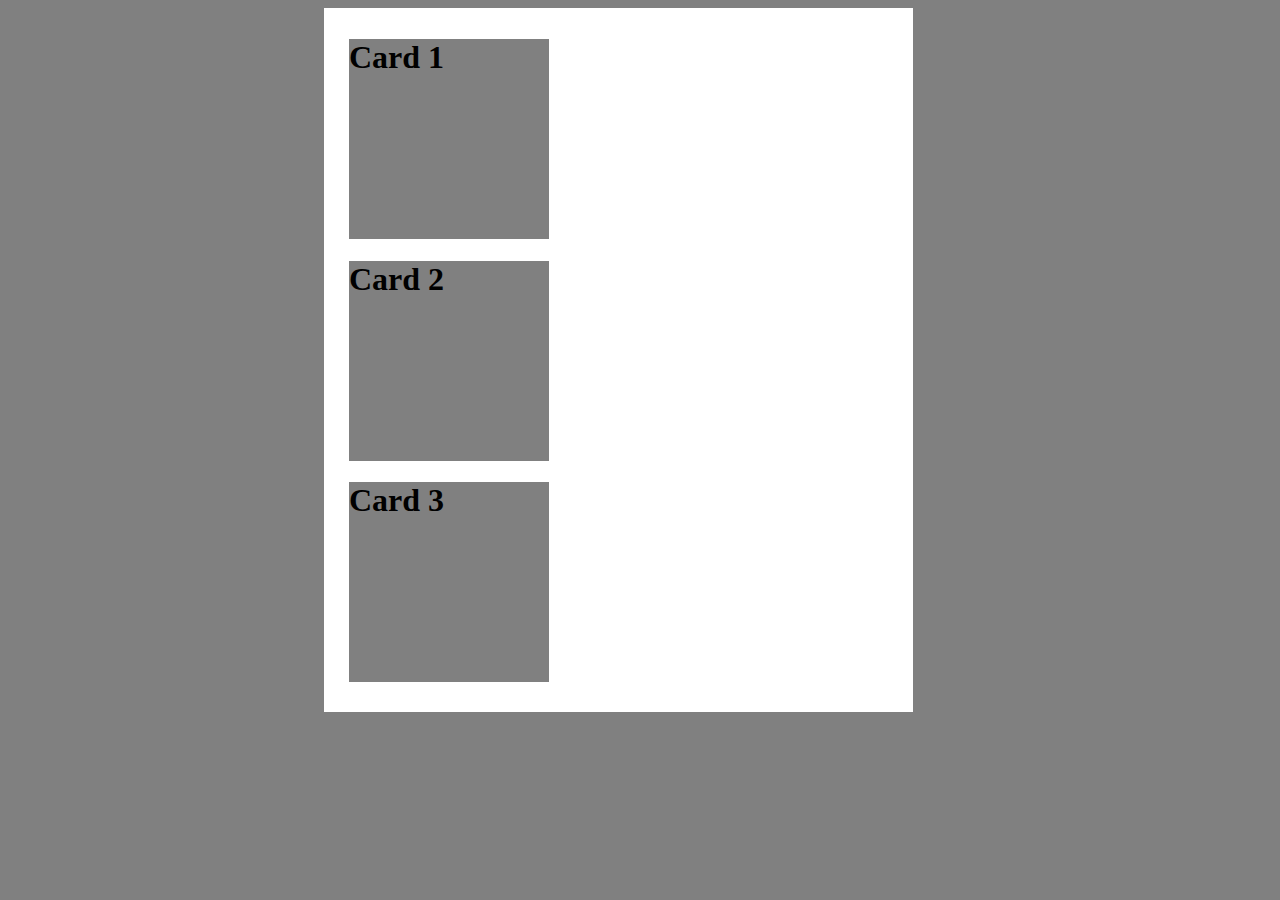
<file: Tasks/Task5/index.html>
<!DOCTYPE html>
<html lang="en">

<head>
    <meta charset="UTF-8">
    <meta name="viewport" content="width=device-width, initial-scale=1.0">
    <title>Document</title>
    <style>
        * {
            background-color: grey;
        }

        .cards {
            width: 45%;
            background-color: white;
            padding: 10px 10px;
            margin-left: 25%;
        }

        .card {
            width: 200px;
            height: 200px;
            margin-left: 15px;
            margin-bottom: 20px;
        }

        .card h1 {
            color: black;
        }
    </style>
</head>

<body>
    <div class="cards">
        <div class="card">
            <h1>Card 1</h1>
        </div>
        <div class="card">
            <h1>Card 2</h1>
        </div>
        <div class="card">
            <h1>Card 3</h1>
        </div>
    </div>
</body>

</html>
</file>
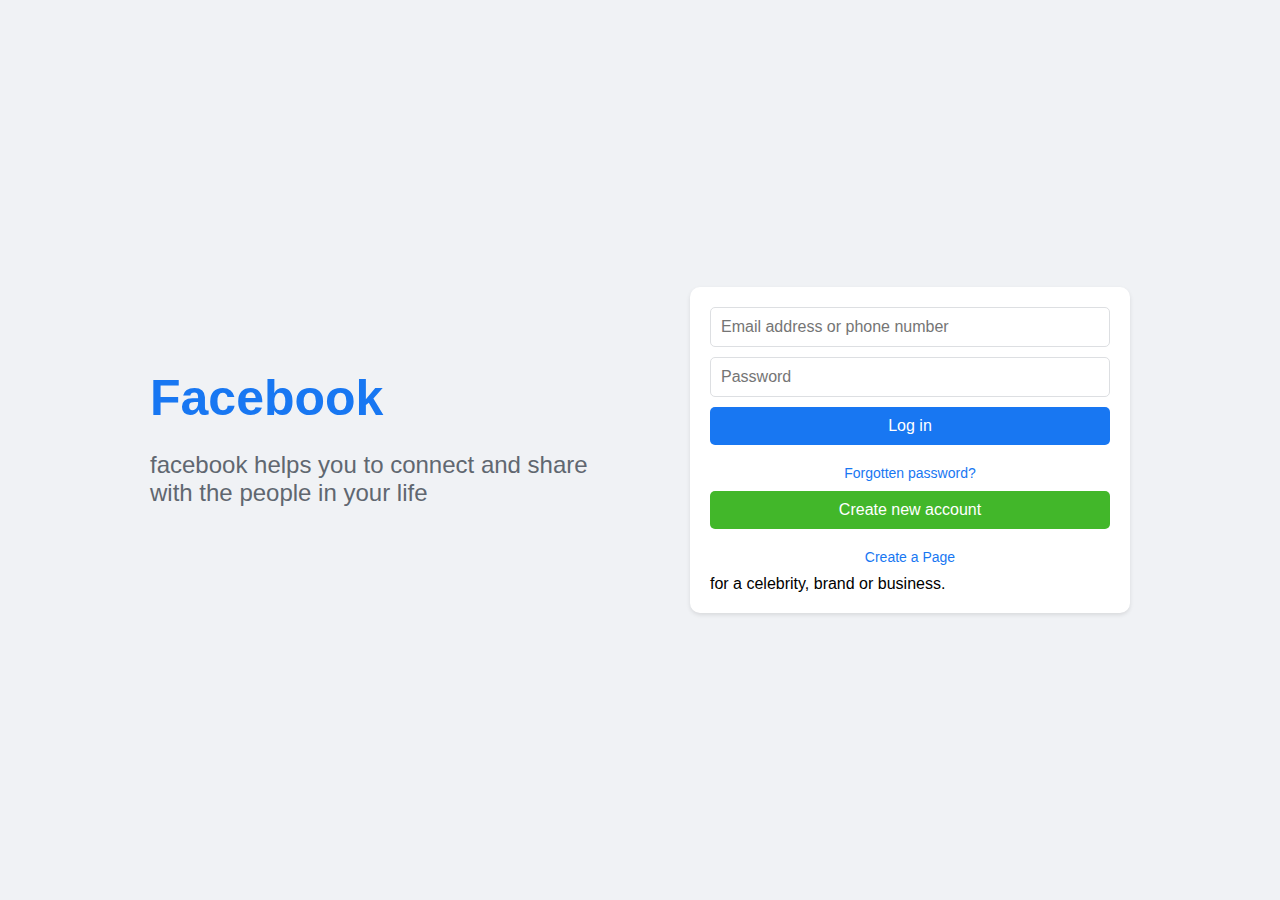
<file: Tasks/Assignment1/Facebook login page/index.html>
<!DOCTYPE html>
<html lang="en">

<head>
    <meta charset="UTF-8">
    <meta name="viewport" content="width=device-width, initial-scale=1.0">
    <title>Document</title>
    <link rel="stylesheet" href="style.css">
</head>

<body>
        <section>
            <div class="left">
                <h1>Facebook</h1>
                <p>facebook helps you to connect and share<br> with the people in your life</p>
            </div>
            <div class="right">
                <form action="">
                    <form>
                        <input type="text" placeholder="Email address or phone number">
                        <input type="password" placeholder="Password">
                        <button type="submit" class="login-button">Log in</button>
                        <a href="#" class="forgot-password">Forgotten password?</a>
                        <button type="button" class="create-account">Create new account</button>
                    </form>
                    <a href="#" class="create-page">Create a Page</a> for a celebrity, brand or business.
            </div>
        </section>
</body>

</html>
</file>
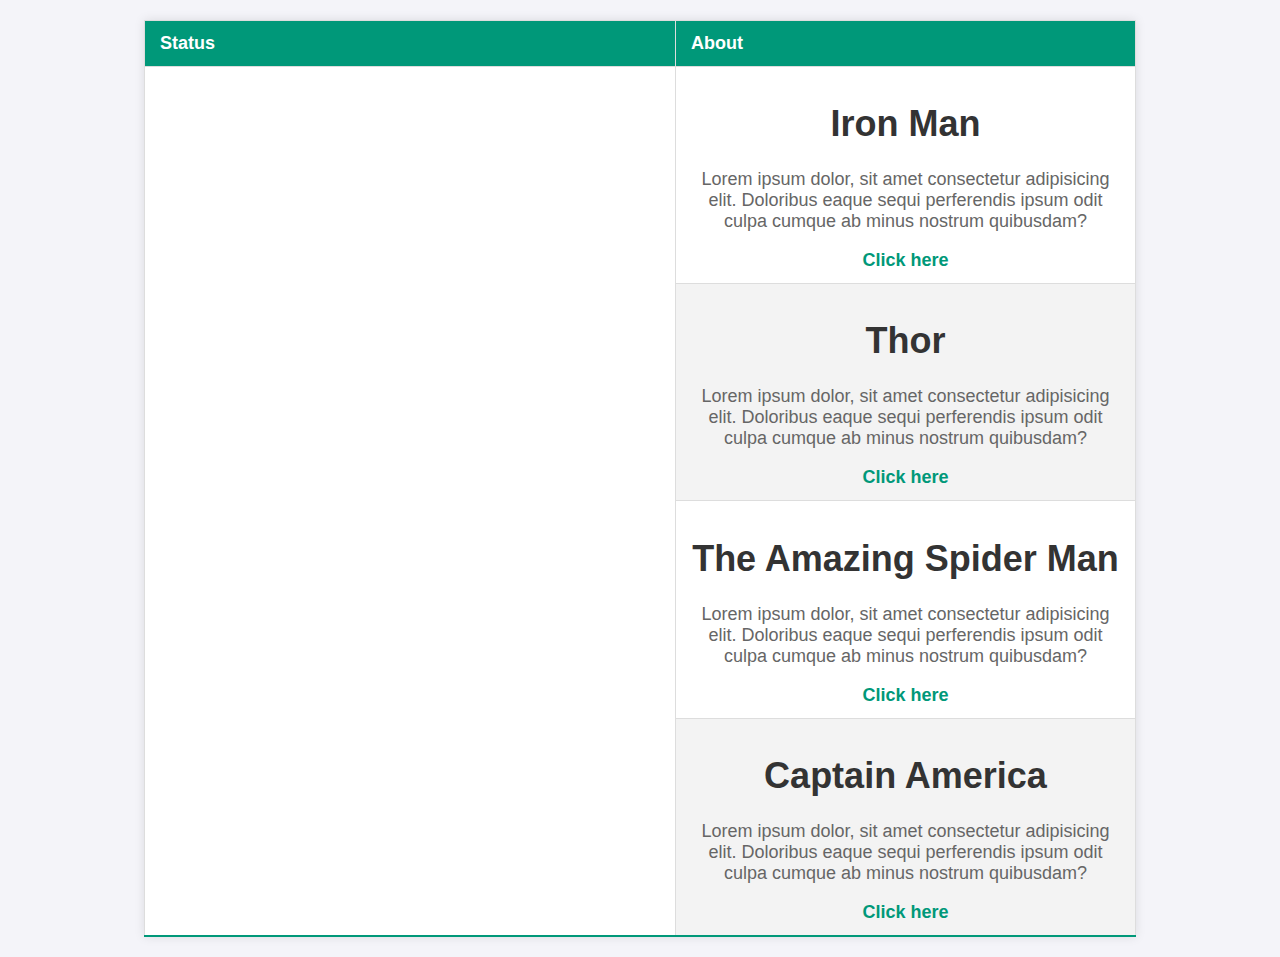
<file: Tasks/Task2/beautifulStatusViewer.html>
<!DOCTYPE html>
<html lang="en">
<head>
    <meta charset="UTF-8">
    <meta name="viewport" content="width=device-width, initial-scale=1.0">
    <title>Document</title>
    <link rel="stylesheet" href="styles.css">
</head>
<body>
    <table>
        <thead>
            <tr>
                <th>Status</th>
                <th>About</th>
            </tr>
        </thead>
        <tbody>
            <tr>
                <td rowspan="4"><iframe src="" frameborder="0" name="videoFrame" width="500px" height="600px"></iframe></td>
                <td>
                    <h1>Iron Man</h1>
                    <p>Lorem ipsum dolor, sit amet consectetur adipisicing elit. Doloribus eaque sequi perferendis ipsum odit culpa cumque ab minus nostrum quibusdam?</p>
                    <div>
                        <a href="Video/Ironman.mp4" target="videoFrame">Click here</a>
                    </div>
                </td>
            </tr>
            <tr>
                <td>
                    <h1>Thor</h1>
                    <p>Lorem ipsum dolor, sit amet consectetur adipisicing elit. Doloribus eaque sequi perferendis ipsum odit culpa cumque ab minus nostrum quibusdam?</p>
                    <div>
                        <a href="Video/Thor.mp4" target="videoFrame">Click here</a>
                    </div>
                </td>
            </tr>
            <tr>
                <td>
                    <h1>The Amazing Spider Man</h1>
                    <p>Lorem ipsum dolor, sit amet consectetur adipisicing elit. Doloribus eaque sequi perferendis ipsum odit culpa cumque ab minus nostrum quibusdam?</p>
                    <div>
                        <a href="Video/theamazingSpiderman.mp4" target="videoFrame">Click here</a>
                    </div>
                </td>
            </tr>
            <tr>
                <td>
                    <h1>Captain America</h1>
                    <p>Lorem ipsum dolor, sit amet consectetur adipisicing elit. Doloribus eaque sequi perferendis ipsum odit culpa cumque ab minus nostrum quibusdam?</p>
                    <div>
                        <a href="Video/CaptainAmerica.mp4" target="videoFrame">Click here</a>
                    </div>
                </td>
            </tr>
        </tbody>
    </table>
</body>
</html>
</file>
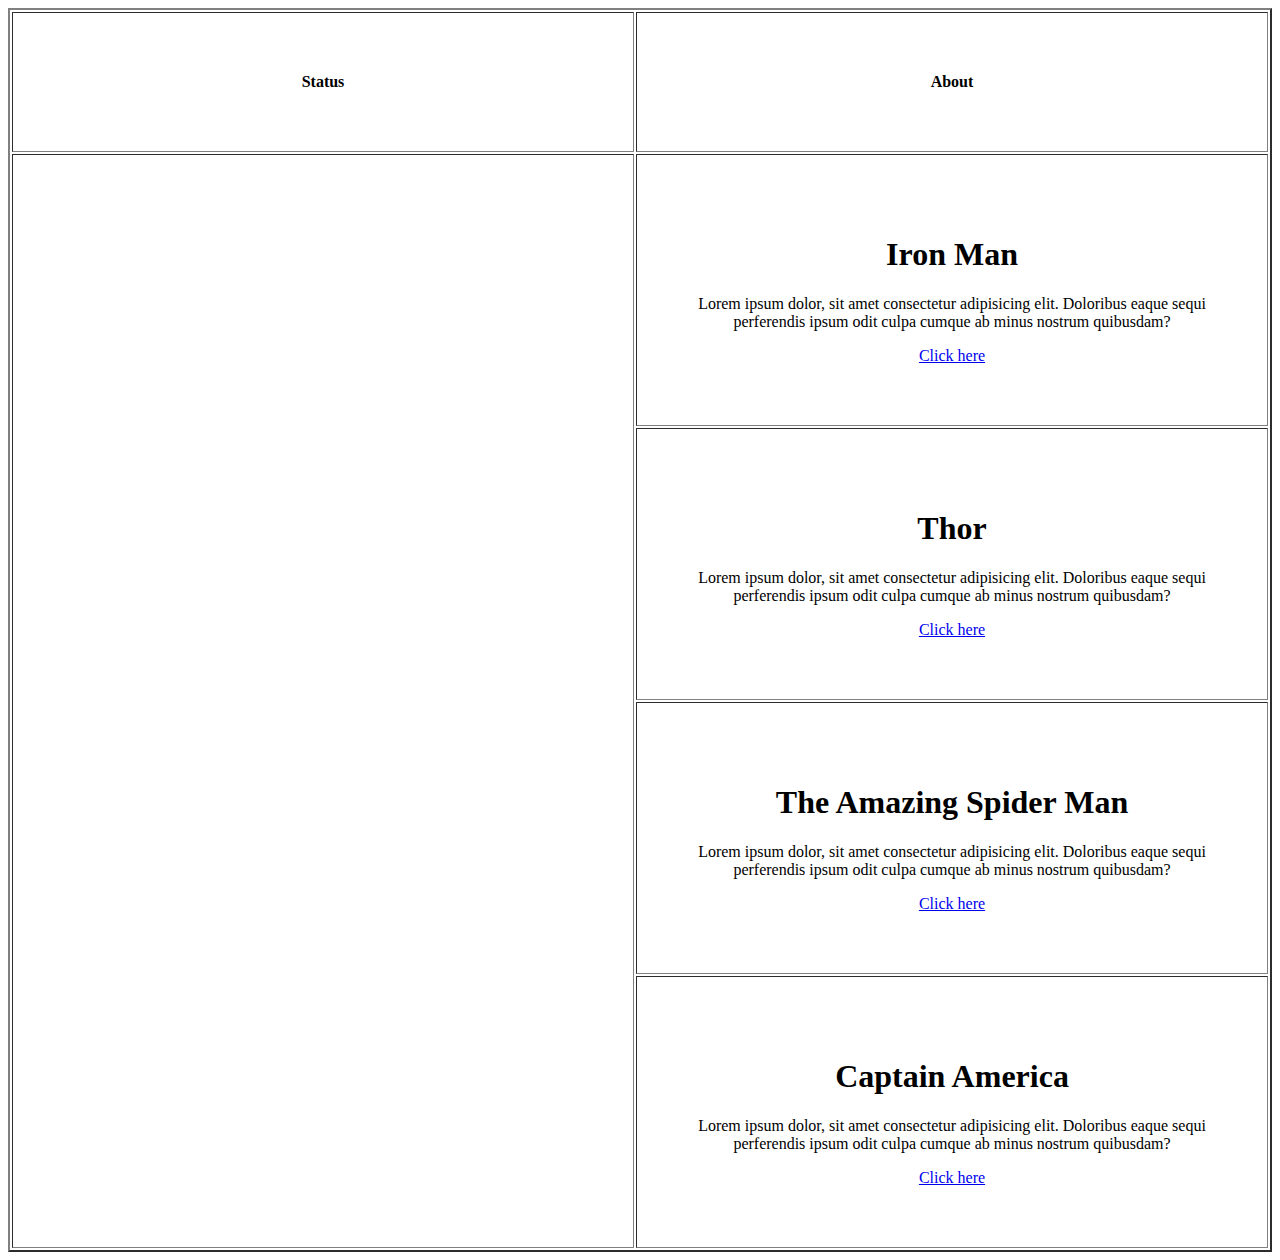
<file: Tasks/Task2/StatusViewer.html>
<!DOCTYPE html>
<html lang="en">
<head>
    <meta charset="UTF-8">
    <meta name="viewport" content="width=device-width, initial-scale=1.0">
    <title>Document</title>
</head>
<body>
    <table border="2px" cellpadding="60%" style="margin:auto;">
        <thead>
            <th>Status</th>
            <th>About</th>
        </thead>
        <tbody>
            <tr>
                <td rowspan="4"><iframe src="" frameborder="0" name="videoFrame" width="500px" height="600px"></iframe></td>
                <td><h1 align="center">Iron Man</h1>
                <p align="center">Lorem ipsum dolor, sit amet consectetur adipisicing elit. Doloribus eaque sequi perferendis ipsum odit culpa cumque ab minus nostrum quibusdam?</p>
                <div style="text-align: center;">
                <a href="Video/Ironman.mp4" target="videoFrame"
                text-algin="center">Click here</a></div></td>
            </tr>
            <tr>
                <td><h1 align="center">Thor</h1>
                <p align="center">Lorem ipsum dolor, sit amet consectetur adipisicing elit. Doloribus eaque sequi perferendis ipsum odit culpa cumque ab minus nostrum quibusdam?</p>
                <div style="text-align: center;">
                <a href="Video/Thor.mp4" target="videoFrame"
                text-algin="center">Click here</a></div></td>
            </tr>
            <tr>
                <td><h1 align="center">The Amazing Spider Man</h1>
                <p align="center">Lorem ipsum dolor, sit amet consectetur adipisicing elit. Doloribus eaque sequi perferendis ipsum odit culpa cumque ab minus nostrum quibusdam?</p>
                <div style="text-align: center;">
                <a href="Video/theamazingSpiderman.mp4" target="videoFrame"
                text-algin="center">Click here</a></div></td>
            </tr>
            <tr>
                <td><h1 align="center">Captain America</h1>
                <p align="center">Lorem ipsum dolor, sit amet consectetur adipisicing elit. Doloribus eaque sequi perferendis ipsum odit culpa cumque ab minus nostrum quibusdam?</p>
                <div style="text-align: center;">
                <a href="Video/CaptainAmerica.mp4" target="videoFrame"
                text-algin="center">Click here</a></div></td>
            </tr>
        </tbody>
    </table>
</body>
</html>
</file>
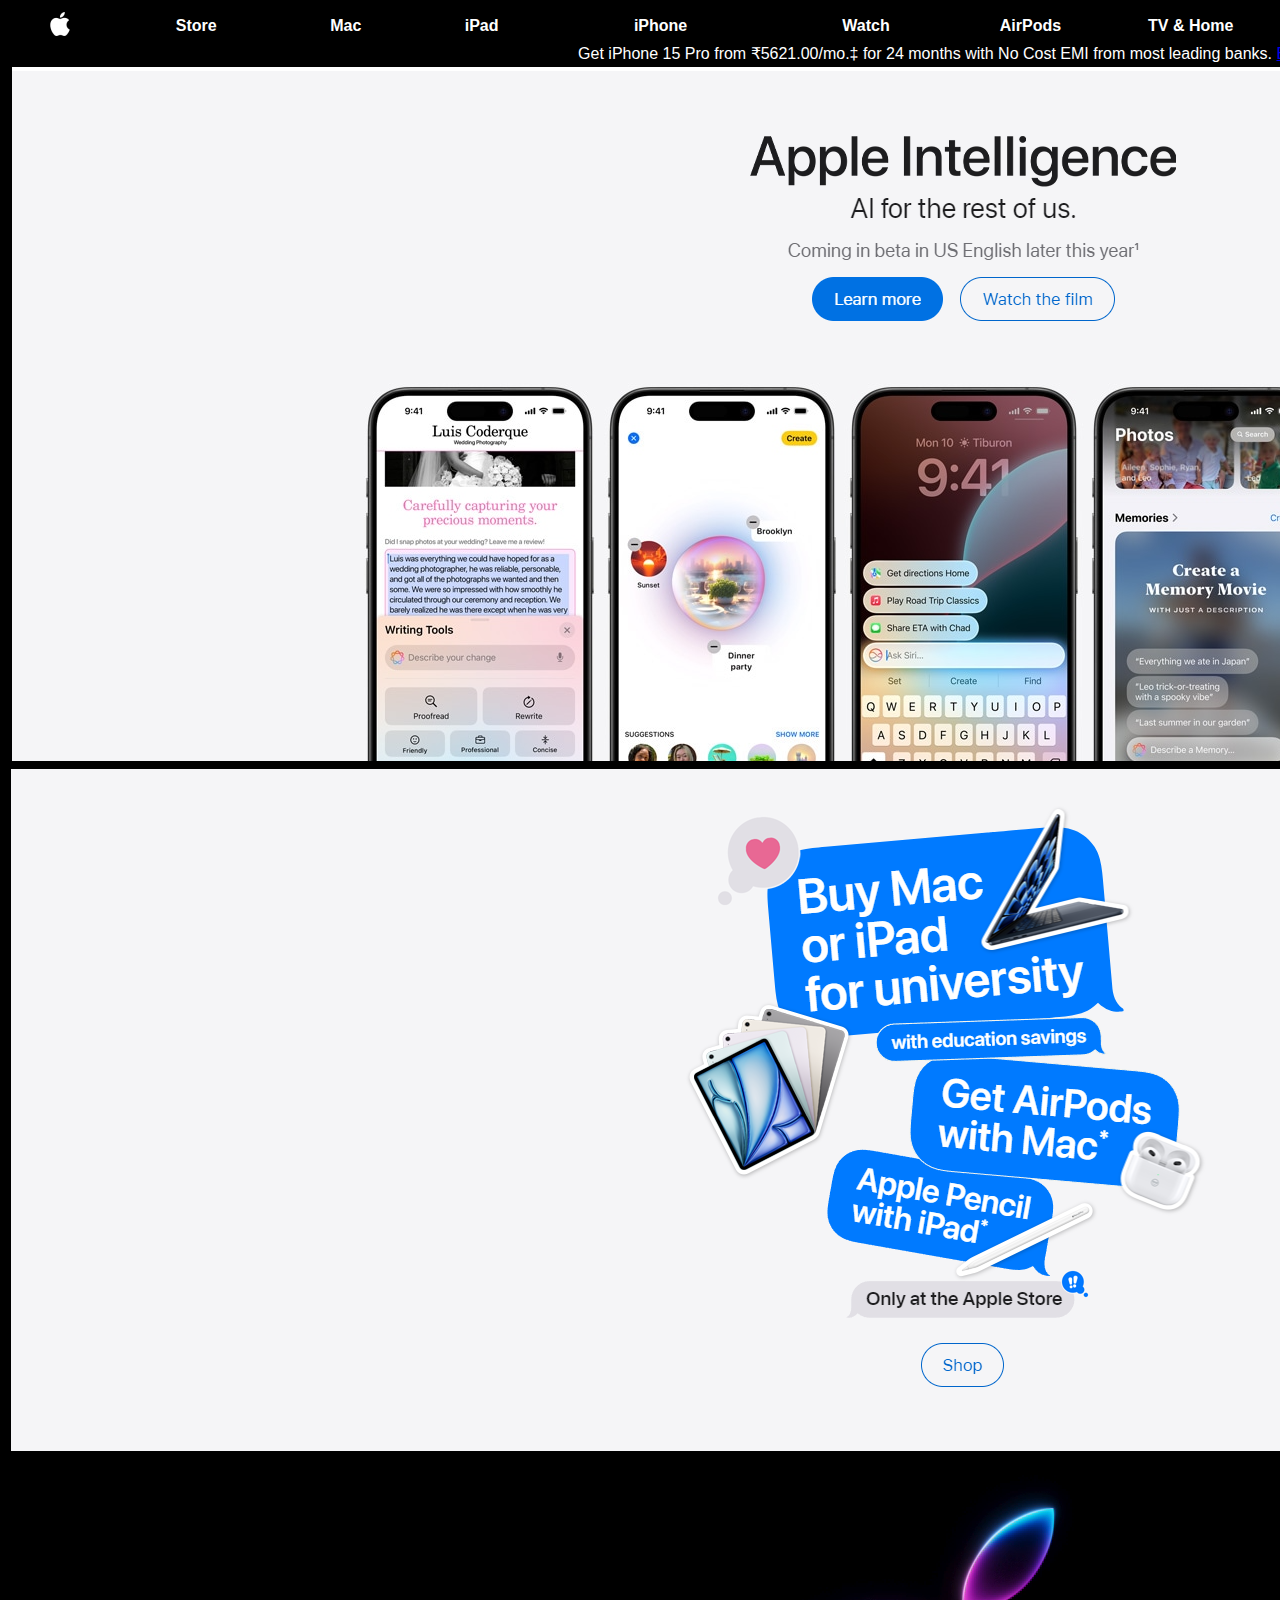
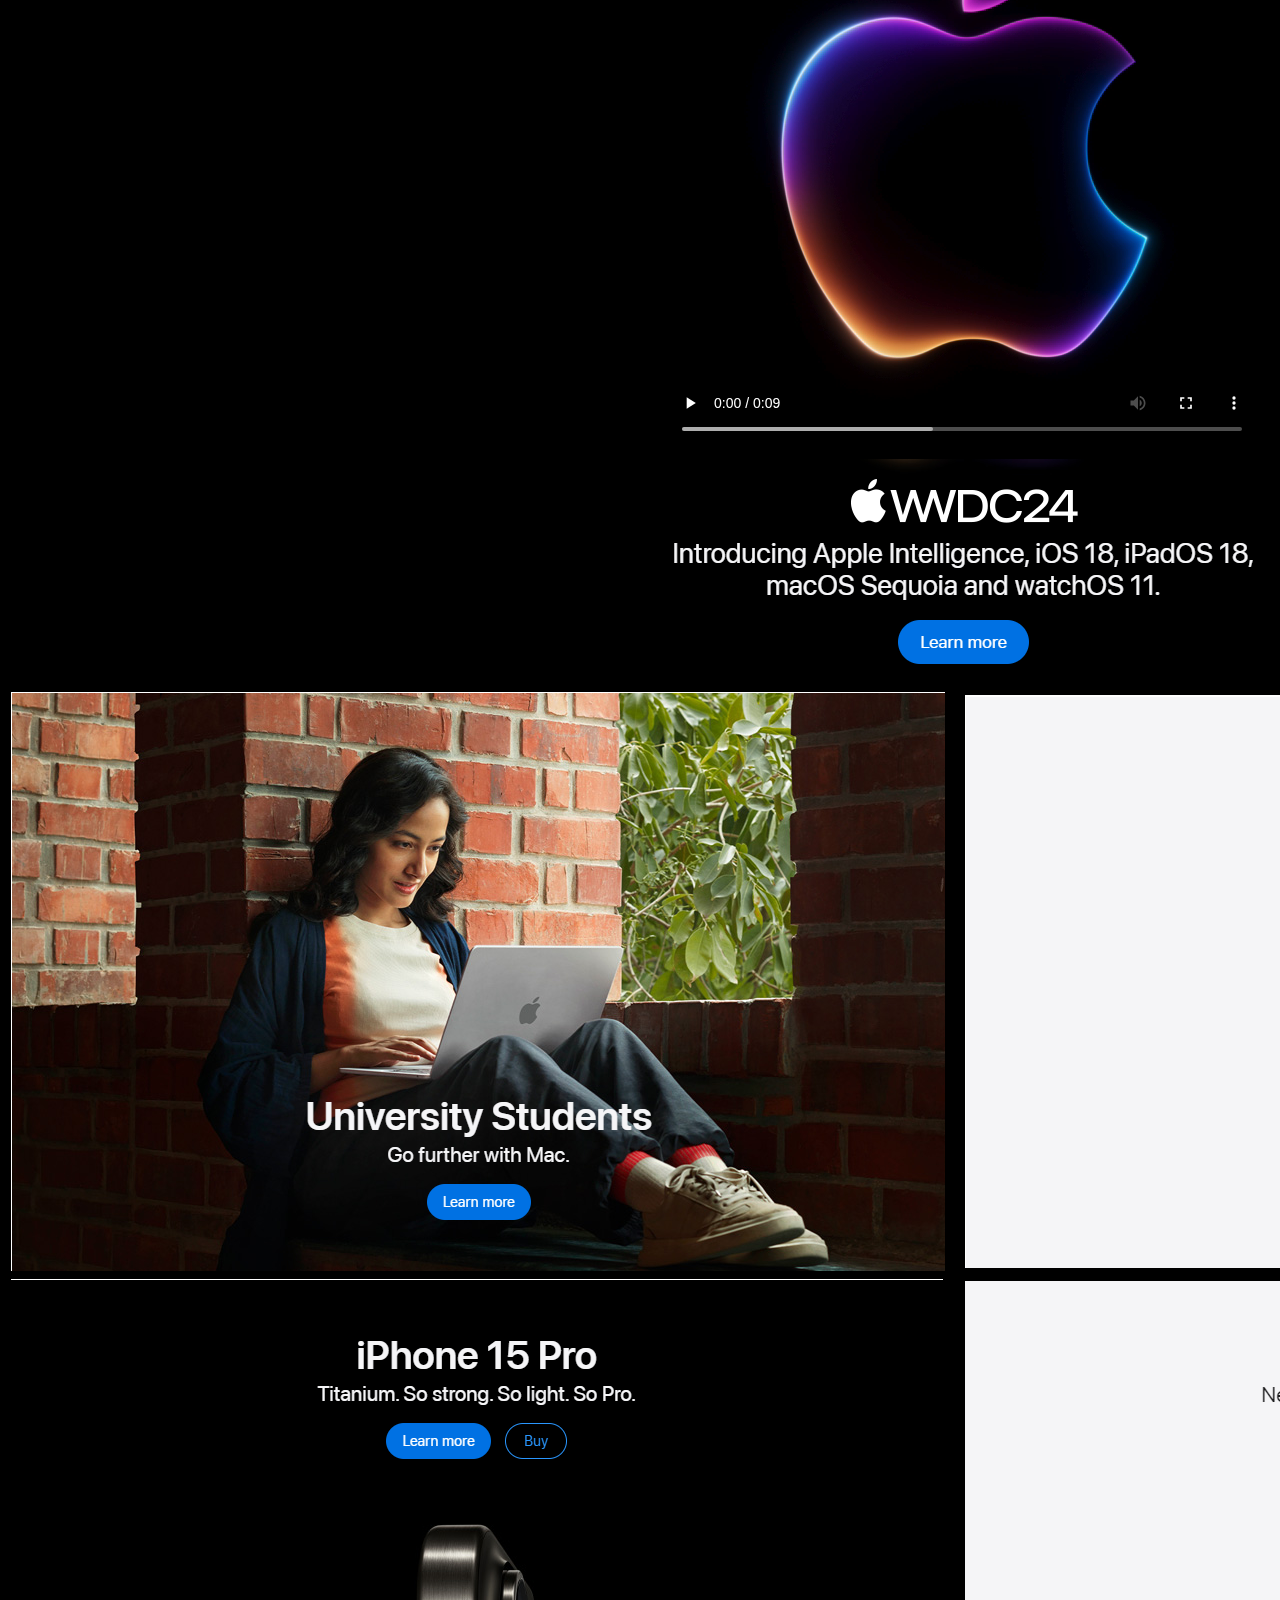
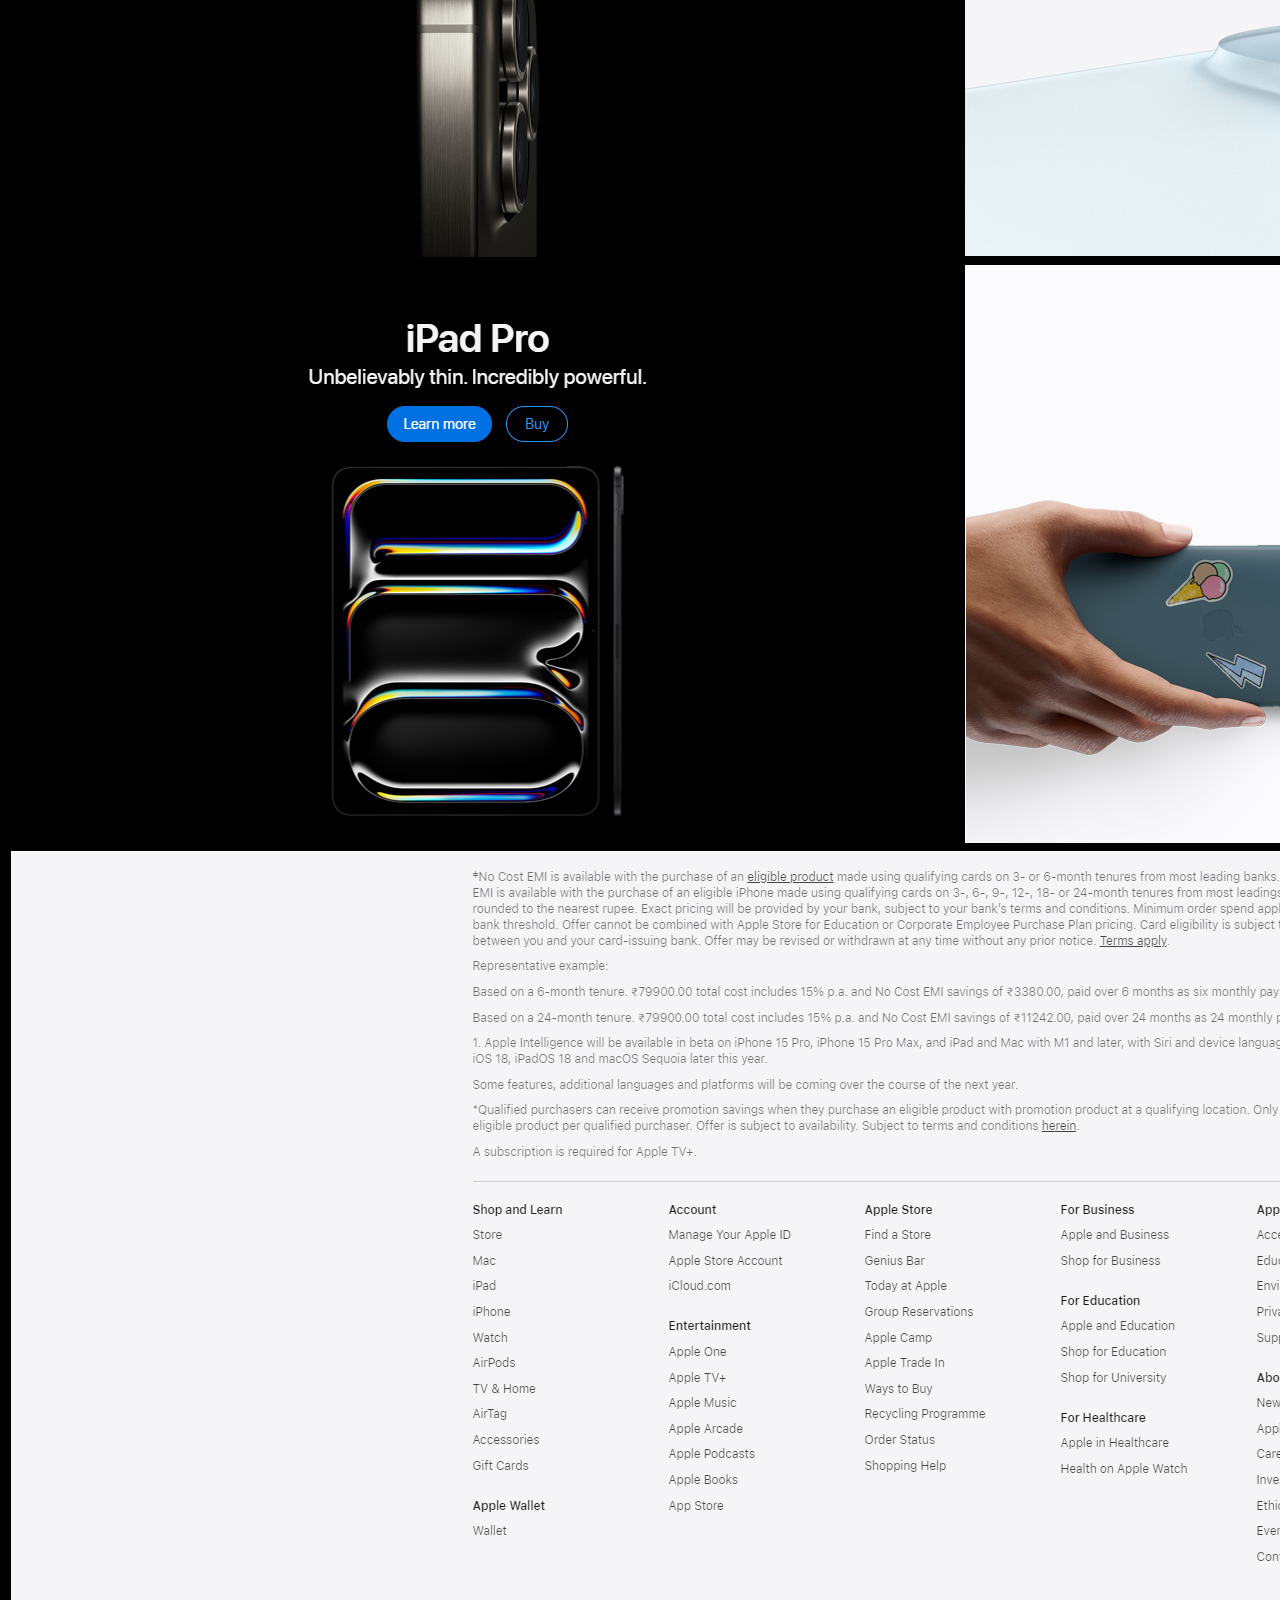
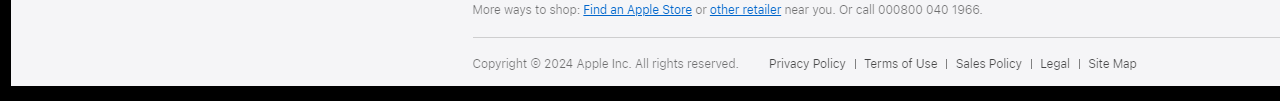
<file: Tasks/Task3/applesite.html>
<!DOCTYPE html>
<html lang="en">
<head>
    <meta charset="UTF-8">
    <meta name="viewport" content="width=device-width, initial-scale=1.0">
    <title>Document</title>
    <style>
        *{
            background-color: black;
        }
        #video{
            background-color: black;
        }
        #image{
            background-color: black;
        }
        #header{
            color: white;
            font-family: SF Pro Text, SF Pro Icons, Helvetica Neue, Helvetica, Arial, sans-serif;
        }
        #header th a{
            text-decoration: none;
            color: white;
        }
        #offer{
            color: white;
            font-family: SF Pro Text, SF Pro Icons, Helvetica Neue, Helvetica, Arial, sans-serif;
        }
    </style>
</head>
<body>
    <table align="center" width="70%">
            <tr id="header">
                <th><img src="images/apple-24.png" alt=""></th>
                <th><a href="https://www.apple.com/in-edu/store">Store</a></th>
                <th><a href="https://www.apple.com/in/mac/">Mac</a></th>
                <th><a href="https://www.apple.com/in/ipad/">iPad</a></th>
                <th><a href="https://www.apple.com/in/iphone/">iPhone</a></th>
                <th><a href="https://www.apple.com/in/watch/">Watch</a></th>
                <th><a href="https://www.apple.com/in/airpods/">AirPods</a></th>
                <th><a href="https://www.apple.com/in/tv-home/">TV & Home</a></th>
                <th><a href="https://www.apple.com/in/services/">Entertainment</a></th>
                <th><a href="https://www.apple.com/in-edu/shop/accessories/all">Accessories</a></th>
                <th><a href="https://support.apple.com/en-in?cid=gn-ols-home-hp-tab">Support</a></th>
                <th><svg xmlns="http://www.w3.org/2000/svg" x="0px" y="0px" width="25" height="25" viewBox="0 0 30 30"
                    style="fill:#FFFFFF;">
                    <path d="M 13 3 C 7.4886661 3 3 7.4886661 3 13 C 3 18.511334 7.4886661 23 13 23 C 15.396652 23 17.59741 22.148942 19.322266 20.736328 L 25.292969 26.707031 A 1.0001 1.0001 0 1 0 26.707031 25.292969 L 20.736328 19.322266 C 22.148942 17.59741 23 15.396652 23 13 C 23 7.4886661 18.511334 3 13 3 z M 13 5 C 17.430666 5 21 8.5693339 21 13 C 21 17.430666 17.430666 21 13 21 C 8.5693339 21 5 17.430666 5 13 C 5 8.5693339 8.5693339 5 13 5 z"></path>
                    </svg></th>
            </tr>
            <tr id="offer">
                <td colspan="12" align="center">Get iPhone 15 Pro from ₹5621.00/mo.‡ for 24 months with No Cost EMI from most leading banks. <a href="https://www.apple.com/in/shop/buy-iphone/iphone-15-pro">Buy Now!</a></td>
            </tr>
            <tr>
                <td colspan="12" align="center">
                    <a href="https://www.apple.com/in/apple-intelligence/"><img src="images/Screenshot 2024-07-04 192827.png" alt=""></a>
                </td>
            </tr>
            <tr>
                <td colspan="12" align="center">
                    <a href="https://www.apple.com/in-edu/store"><img src="images/Screenshot 2024-07-04 193054.png" alt=""></a>
                </td>
            </tr>
            <tr>
                <td colspan="12" align="center" id="video">
                    <a href="https://www.apple.com/in/apple-events/"><video src="Videos/large.mp4" controls autoplay loop></video></a>
                </td>
            </tr>
            <tr>
                <td colspan="12" align="center" id="image">
                    <img src="images/Screenshot 2024-07-04 194224.png" alt="">
                </td>
            </tr>
            <tr>
                <td colspan="6" > 
                    <a href="https://www.apple.com/in/education/mac/"><img src="images/Screenshot 2024-07-04 194711.png" alt=""></a>
                </td>
                <td colspan="6">
                    <a href="https://www.apple.com/in/macbook-air/"><img src="images/Screenshot 2024-07-04 194742.png" alt=""></a>
                </td>
            </tr>
            <tr>
                <td colspan="6" > 
                    <a href="https://www.apple.com/in/iphone-15-pro/"><img src="images/Screenshot 2024-07-04 194759.png" alt=""></a>
                </td>
                <td colspan="6">
                    <a href="https://www.apple.com/in/iphone-15/"><img src="images/Screenshot 2024-07-04 194815.png" alt=""></a>
                </td>
            </tr>
            <tr>
                <td colspan="6">
                    <a href="https://www.apple.com/in/ipad-pro/"><img src="images/Screenshot 2024-07-04 194830.png" alt=""></a>
                </td>
                <td colspan="6">
                    <a href="https://www.apple.com/in-edu/shop/trade-in"><img src="images/Screenshot 2024-07-04 194845.png" alt=""></a>
                </td>
            </tr>
            <tr>
                <td colspan="12">
                    <img src="images/Screenshot 2024-07-04 195953.png" alt="">
                </td>
            </tr>
    </table>
</body>
</html>
</file>
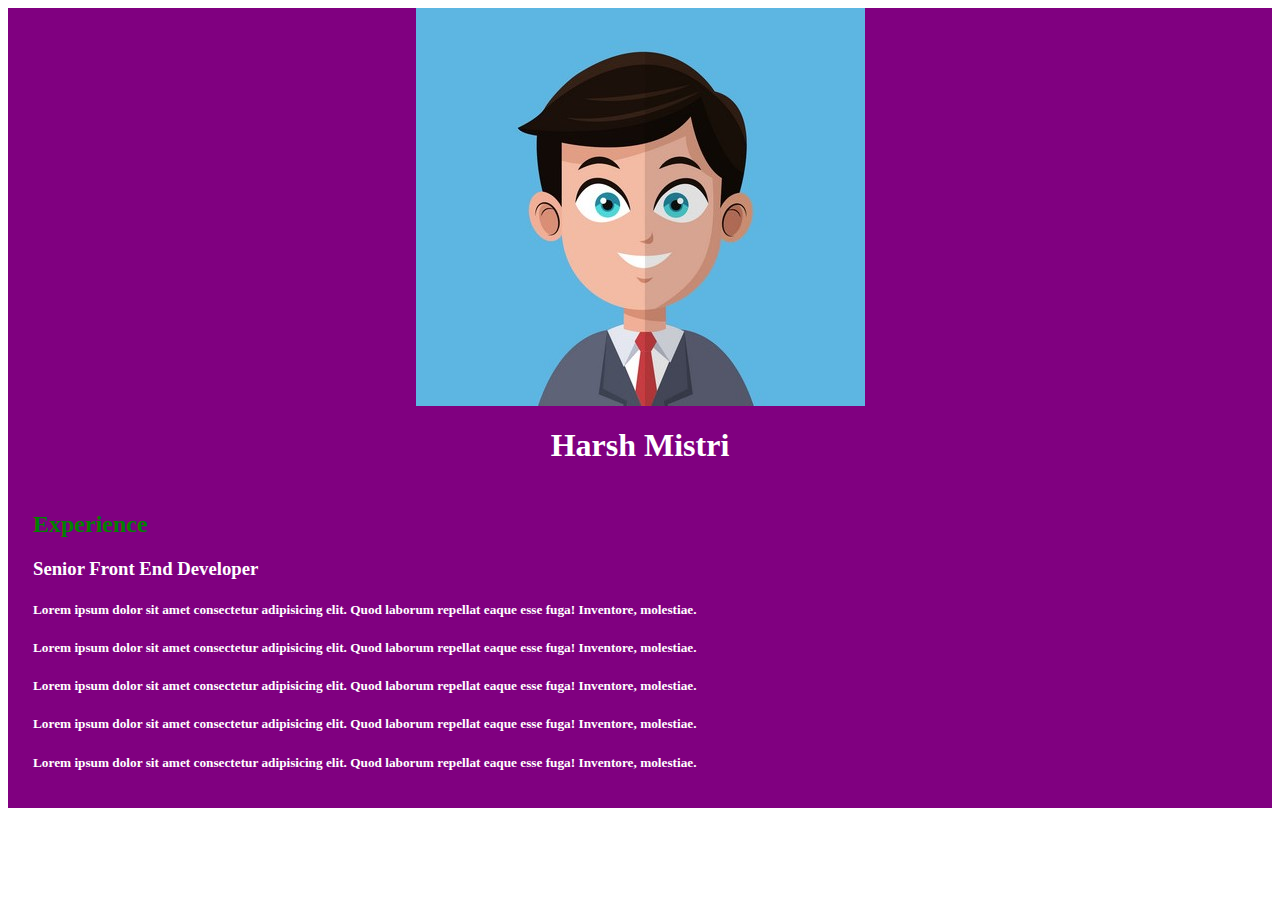
<file: Tasks/Task4/Portfolio.html>
<!DOCTYPE html>
<html lang="en">
<head>
    <meta charset="UTF-8">
    <meta name="viewport" content="width=device-width, initial-scale=1.0">
    <title>Document</title>
    <style>
        .portfolio{
            background-color: purple;
        }
        .photo{
            display: flex;
            flex-direction: column;
            align-items: center;
            justify-content: center;
        }
        .photo h1{
            color: white;
        }
        .information{
            padding-bottom: 15px;
            margin: 25px;
        }
        .information h2{
            color: green;
        }
        .information h3{
            color: white;
        }
        .information h5{
            color: white;
        }
    </style>
</head>
<body>
    <div class="portfolio">
        <div class="photo">
            <img src="images/cartoon-business-man-success-work-with-portfolio-vector-12652347.jpg" alt="">
            <h1>Harsh Mistri</h1>
        </div>
        <div class="information">
            <h2>Experience</h2>
            <h3>Senior Front End Developer</h3>
            <h5>Lorem ipsum dolor sit amet consectetur adipisicing elit. Quod laborum repellat eaque esse fuga! Inventore, molestiae.</h5>
            <h5>Lorem ipsum dolor sit amet consectetur adipisicing elit. Quod laborum repellat eaque esse fuga! Inventore, molestiae.</h5>
            <h5>Lorem ipsum dolor sit amet consectetur adipisicing elit. Quod laborum repellat eaque esse fuga! Inventore, molestiae.</h5>
            <h5>Lorem ipsum dolor sit amet consectetur adipisicing elit. Quod laborum repellat eaque esse fuga! Inventore, molestiae.</h5>
            <h5>Lorem ipsum dolor sit amet consectetur adipisicing elit. Quod laborum repellat eaque esse fuga! Inventore, molestiae.</h5>
        </div>
    
    </div>
</body>
</html>
</file>
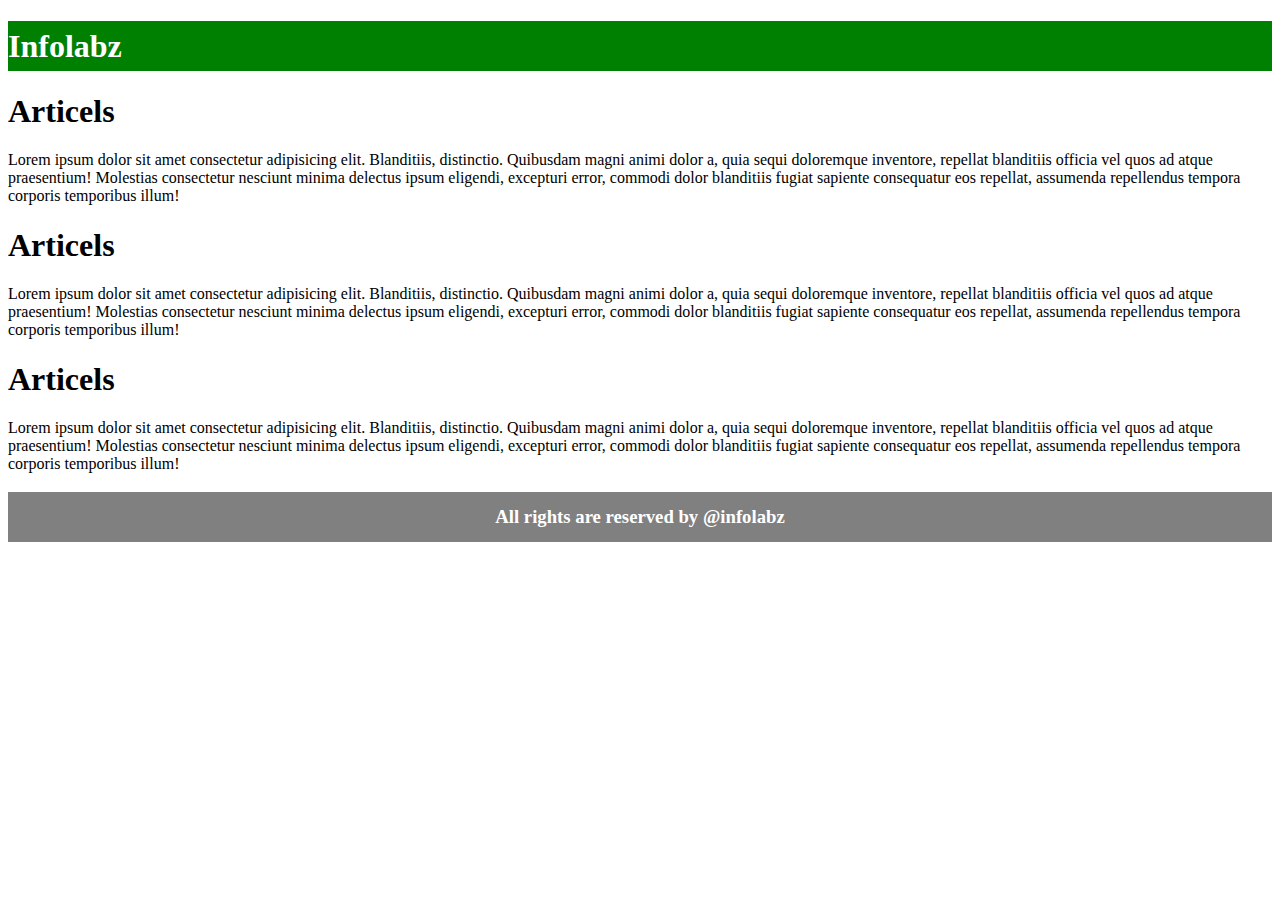
<file: Tasks/Task5/infolabz.html>
<!DOCTYPE html>
<html lang="en">
<head>
    <meta charset="UTF-8">
    <meta name="viewport" content="width=device-width, initial-scale=1.0">
    <title>Document</title>
    <style>
        header{
            background-color: green;
            color: white;
            width: 100%;
            height: 50px;
            line-height: 50px;
        }
        .article{

        }
        footer{
            background-color: grey;
            color: white;
            text-align: center;
            height: 50px;
            line-height: 50px;
        }
    </style>
</head>
<body>
    <header>
        <h1>Infolabz</h1>
    </header>
    <div class="articles">
        <div class="article">
            <h1>Articels</h1>
        <p>Lorem ipsum dolor sit amet consectetur adipisicing elit. Blanditiis, distinctio. Quibusdam magni animi dolor a, quia sequi doloremque inventore, repellat blanditiis officia vel quos ad atque praesentium! Molestias consectetur nesciunt minima delectus ipsum eligendi, excepturi error, commodi dolor blanditiis fugiat sapiente consequatur eos repellat, assumenda repellendus tempora corporis temporibus illum!</p>
        </div>
        <div class="article">
            <h1>Articels</h1>
        <p>Lorem ipsum dolor sit amet consectetur adipisicing elit. Blanditiis, distinctio. Quibusdam magni animi dolor a, quia sequi doloremque inventore, repellat blanditiis officia vel quos ad atque praesentium! Molestias consectetur nesciunt minima delectus ipsum eligendi, excepturi error, commodi dolor blanditiis fugiat sapiente consequatur eos repellat, assumenda repellendus tempora corporis temporibus illum!</p>
        </div>
        <div class="article">
            <h1>Articels</h1>
        <p>Lorem ipsum dolor sit amet consectetur adipisicing elit. Blanditiis, distinctio. Quibusdam magni animi dolor a, quia sequi doloremque inventore, repellat blanditiis officia vel quos ad atque praesentium! Molestias consectetur nesciunt minima delectus ipsum eligendi, excepturi error, commodi dolor blanditiis fugiat sapiente consequatur eos repellat, assumenda repellendus tempora corporis temporibus illum!</p>
        </div>
    </div>
    <footer>
        <h3>All rights are reserved by @infolabz</h3>
    </footer>
</body>
</html>
</file>
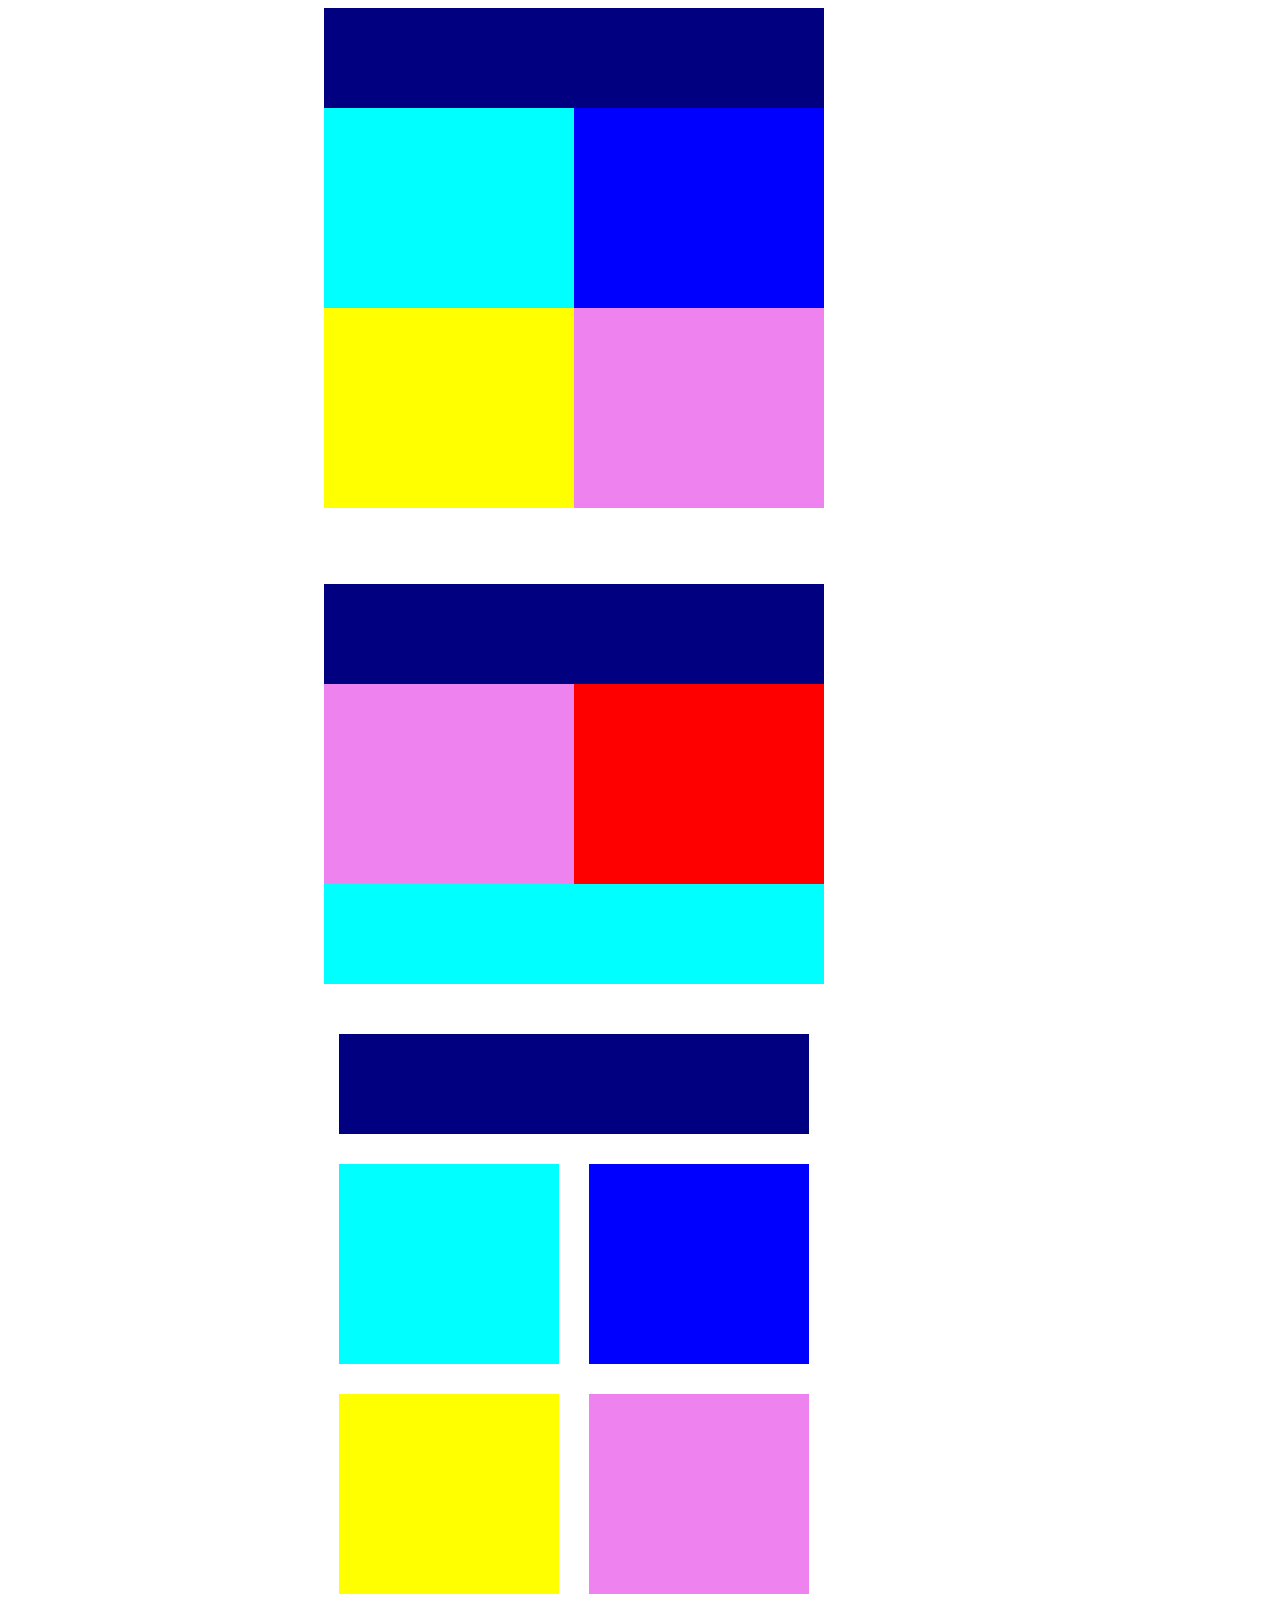
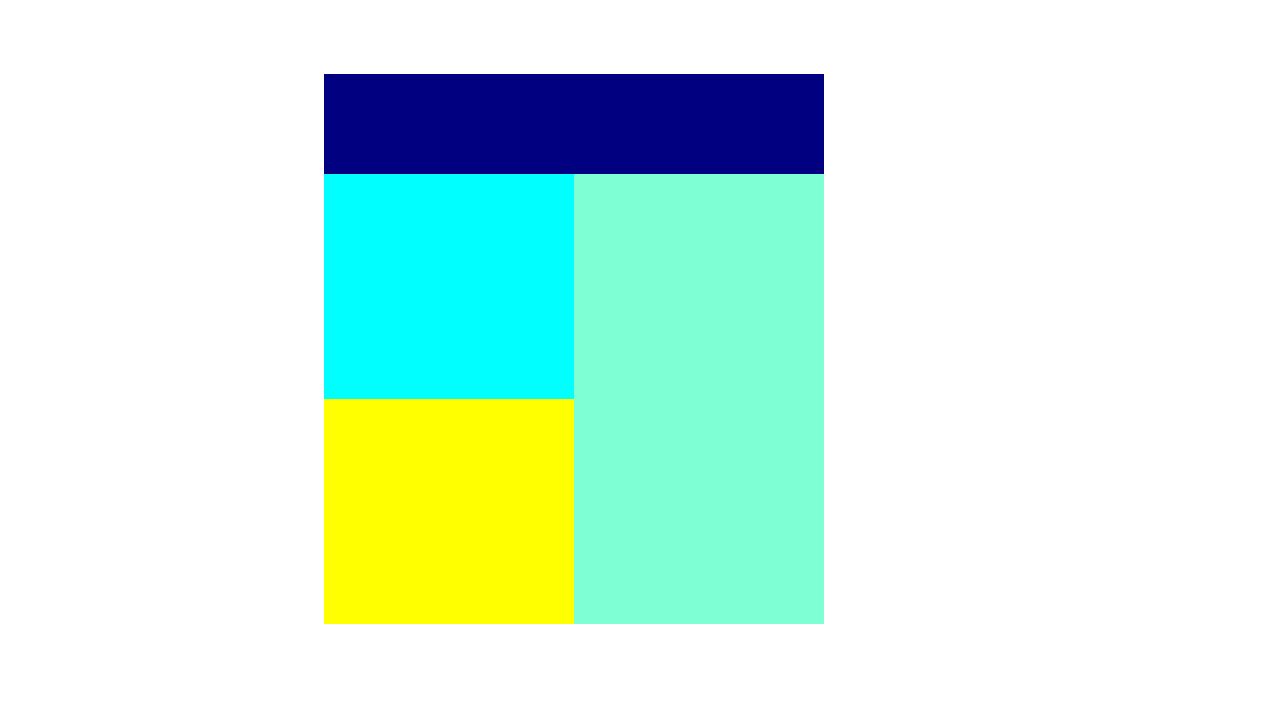
<file: Tasks/Task6/layout.html>
<!DOCTYPE html>
<html lang="en">

<head>
    <meta charset="UTF-8">
    <meta name="viewport" content="width=device-width, initial-scale=1.0">
    <title>Document</title>
    <style>
        .layout1 {
            margin-left: 25%;
            width: 500px;
            height: 450px;
        }

        .row1 {
            width: 100%;
            height: 100px;
            background-color: navy;
        }

        .row2 {
            display: flex;
        }

        .row3 {
            display: flex;
        }

        .card {
            width: 50%;
            height: 200px;
            background-color: aqua;
        }

        #c1 {
            background-color: aqua;
        }

        #c2 {
            background-color: blue;
        }

        #c3 {
            background-color: yellow;
        }

        #c4 {
            background-color: violet;
        }

        #c5 {
            background-color: red;
        }

        .layout2 {
            margin-left: 25%;
            margin-top: 10%;
            width: 500px;
            height: 450px;
        }

        .layout2 .row1 {
            width: 100%;
            height: 100px;
        }

        .layout2 .row3 .card {
            width: 100%;
            height: 100px;
        }

        .layout3 {
            margin-left: 25%;
            width: 500px;
            height: 450px;
        }

        .layout3 .row1 {
            width: 94%;
            height: 100px;
            background-color: navy;
            margin-left: 15px;
            margin-bottom: 15px;
        }

        .layout3 .row2 {
            display: flex;

        }

        .layout3 .row3 {
            display: flex;
        }

        .layout3 .card {
            width: 50%;
            height: 200px;
            background-color: aqua;
            margin: 15px 15px;
        }

        .layout4 {
            margin-top: 15%;
            margin-bottom: 15%;
            margin-left: 25%;
            width: 500px;
            height: 450px;
        }

        .layout4 .row1 {
            width: 100%;
            height: 100px;
            background-color: navy;
        }

        .layout4 .col1 {
            display: flex;
            flex-direction: column;
        }

        .layout4 .col1 .card1 {
            width: 250px;
            height: 225px;
            background-color: aqua;
        }

        .layout4 .col1 .card2 {
            width: 250px;
            height: 225px;
            background-color: yellow;
        }
        .layout4 .row2{
            display: flex;
        }
        .layout4 .col2 {
            width: 50%;
            height: 450px;
            background-color: aquamarine;
        }
    </style>
</head>

<body>
    <div class="layout1">
        <div class="row1"></div>
        <div class="row2">
            <div class="card" id="c1"></div>
            <div class="card" id="c2"></div>
        </div>
        <div class="row3">
            <div class="card" id="c3"></div>
            <div class="card" id="c4"></div>
        </div>
    </div>

    <div class="layout2">
        <div class="row1"></div>
        <div class="row2">
            <div class="card" id="c4"></div>
            <div class="card" id="c5"></div>
        </div>
        <div class="row3">
            <div class="card" id="c6"></div>
        </div>
    </div>

    <div class="layout3">
        <div class="row1"></div>
        <div class="row2">
            <div class="card" id="c1"></div>
            <div class="card" id="c2"></div>
        </div>
        <div class="row3">
            <div class="card" id="c3"></div>
            <div class="card" id="c4"></div>
        </div>
    </div>

    <div class="layout4">
        <div class="row1"></div>
        <div class="row2">
            <div class="col1">
                <div class="card1"></div>
                <div class="card2"></div>
            </div>
            <div class="col2"></div>
        </div>
    </div>
    </div>
</body>

</html>
</file>
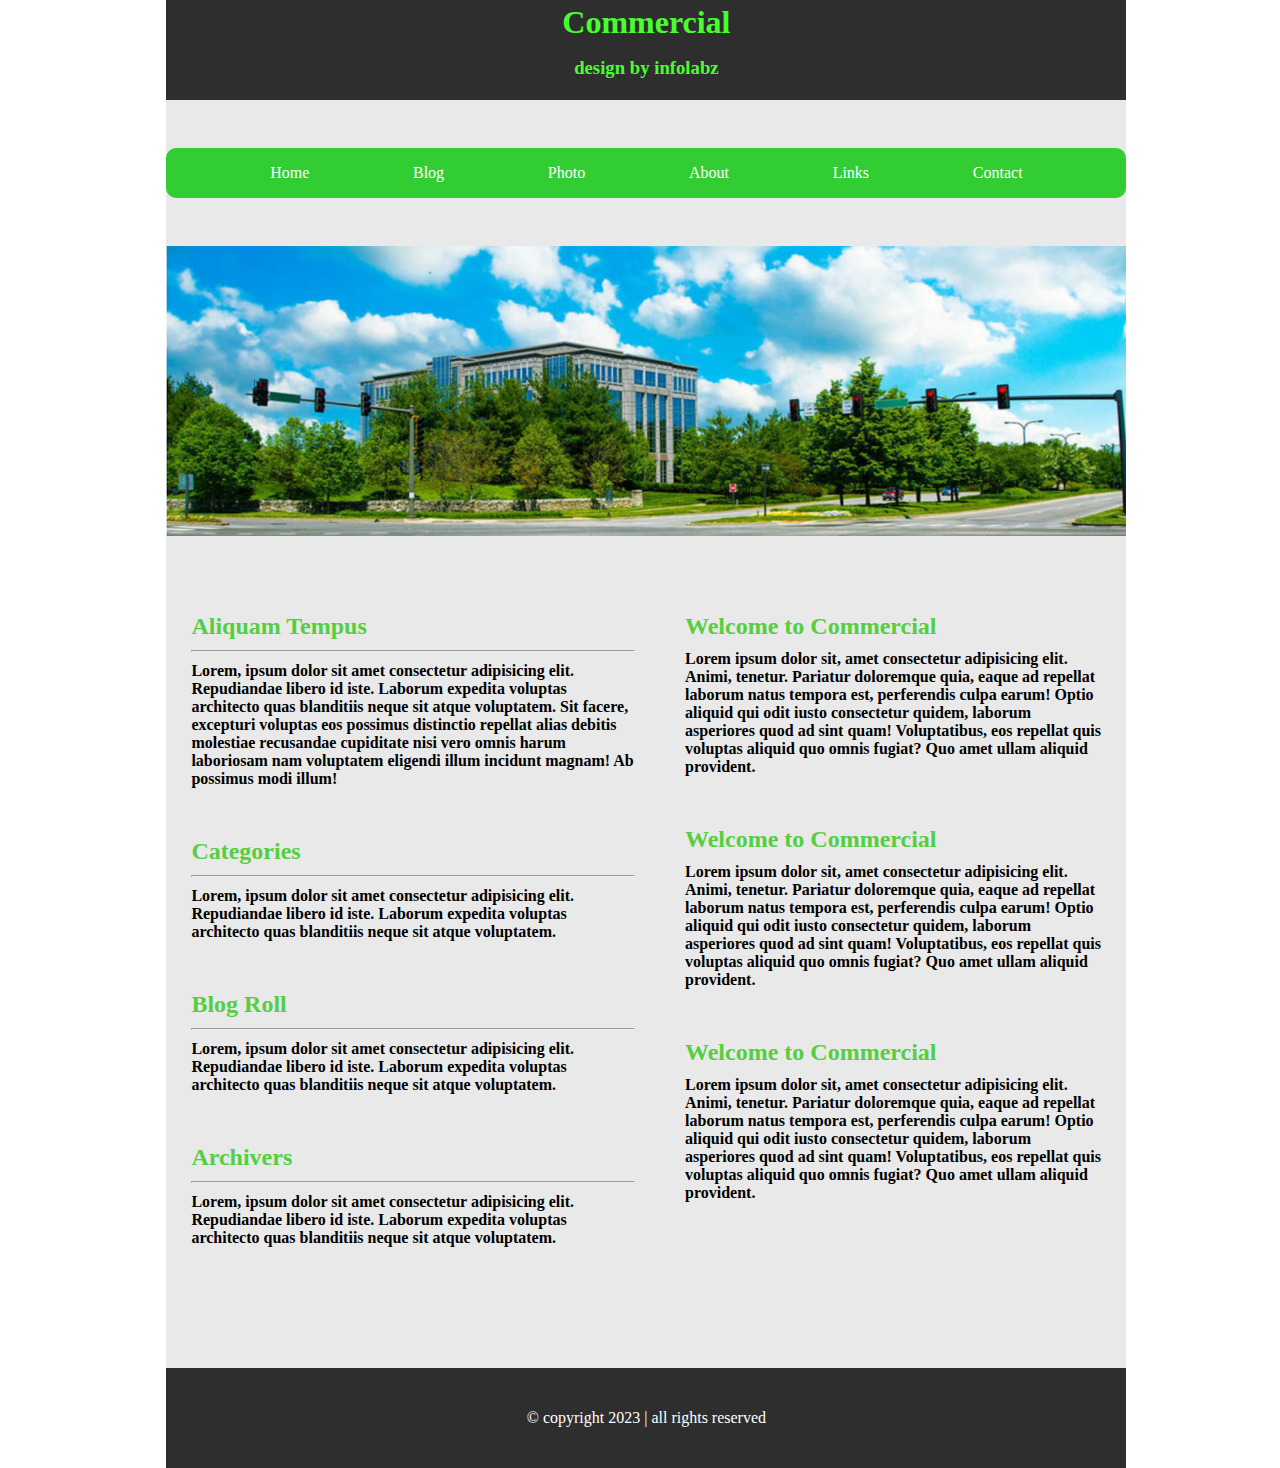
<file: Tasks/Task7/commercial.html>
<!DOCTYPE html>
<html lang="en">

<head>
    <meta charset="UTF-8">
    <meta name="viewport" content="width=device-width, initial-scale=1.0">
    <title>Document</title>
    <link rel="stylesheet" href="style.css">
</head>

<body>
    <main>
        <header>
            <h1>Commercial</h1>
            <h3>design by infolabz</h3>
        </header>
        <nav>
            <ul>
                <li><a href="">Home</a></li>
                <li><a href="">Blog</a></li>
                <li><a href="">Photo</a></li>
                <li><a href="">About</a></li>
                <li><a href="">Links</a></li>
                <li><a href="">Contact</a></li>
            </ul>
        </nav>
        <div><img src="images/Screenshot 2024-07-06 184615.png" alt="" width="100%"></div>
        <section>
            <div class="leftsection">
                <div class="articel">
                    <h2>Aliquam Tempus</h2>
                    <hr>
                    <p>Lorem, ipsum dolor sit amet consectetur adipisicing elit. Repudiandae libero id iste. Laborum
                        expedita voluptas architecto quas blanditiis neque sit atque voluptatem. Sit facere, excepturi
                        voluptas eos possimus distinctio repellat alias debitis molestiae recusandae cupiditate nisi
                        vero omnis harum laboriosam nam voluptatem eligendi illum incidunt magnam! Ab possimus modi
                        illum!</p>
                </div>
                <div class="articel">
                    <h2>Categories</h2>
                    <hr>
                    <p>Lorem, ipsum dolor sit amet consectetur adipisicing elit. Repudiandae libero id iste. Laborum
                        expedita voluptas architecto quas blanditiis neque sit atque voluptatem.</p>
                </div>
                <div class="articel">
                    <h2>Blog Roll</h2>
                    <hr>
                    <p>Lorem, ipsum dolor sit amet consectetur adipisicing elit. Repudiandae libero id iste. Laborum
                        expedita voluptas architecto quas blanditiis neque sit atque voluptatem.</p>
                </div>
                <div class="articel">
                    <h2>Archivers</h2>
                    <hr>
                    <p>Lorem, ipsum dolor sit amet consectetur adipisicing elit. Repudiandae libero id iste. Laborum
                        expedita voluptas architecto quas blanditiis neque sit atque voluptatem.</p>
                </div>
            </div>
            <div class="rightsection">
                <div class="articel">
                    <h2>Welcome to Commercial</h2>
                    <p>Lorem ipsum dolor sit, amet consectetur adipisicing elit. Animi, tenetur. Pariatur doloremque
                        quia, eaque ad repellat laborum natus tempora est, perferendis culpa earum! Optio aliquid qui
                        odit iusto consectetur quidem, laborum asperiores quod ad sint quam! Voluptatibus, eos repellat
                        quis voluptas aliquid quo omnis fugiat? Quo amet ullam aliquid provident.</p>
                </div>
                <div class="articel">
                    <h2>Welcome to Commercial</h2>
                    <p>Lorem ipsum dolor sit, amet consectetur adipisicing elit. Animi, tenetur. Pariatur doloremque
                        quia, eaque ad repellat laborum natus tempora est, perferendis culpa earum! Optio aliquid qui
                        odit iusto consectetur quidem, laborum asperiores quod ad sint quam! Voluptatibus, eos repellat
                        quis voluptas aliquid quo omnis fugiat? Quo amet ullam aliquid provident.</p>
                </div>
                <div class="articel">
                    <h2>Welcome to Commercial</h2>
                    <p>Lorem ipsum dolor sit, amet consectetur adipisicing elit. Animi, tenetur. Pariatur doloremque
                        quia, eaque ad repellat laborum natus tempora est, perferendis culpa earum! Optio aliquid qui
                        odit iusto consectetur quidem, laborum asperiores quod ad sint quam! Voluptatibus, eos repellat
                        quis voluptas aliquid quo omnis fugiat? Quo amet ullam aliquid provident.</p>
                </div>
            </div>
        </section>
        <footer>
            <p>&copy; copyright 2023 | all rights reserved</p>
        </footer>
    </main>
</body>

</html>
</file>
<file: Tasks/Assignment1/Facebook login page/style.css>
body {
    font-family: Arial, sans-serif;
    background-color: #f0f2f5;
    margin: 0;
    padding: 0;
    display: flex;
    justify-content: center;
    align-items: center;
    height: 100vh;
}

section {
    display: flex;
    justify-content: space-between;
    align-items: center;
    width: 980px;
}

.left {
    max-width: 500px;
}

.left h1 {
    color: #1877f2;
    font-size: 50px;
    margin: 0;
}

.left p {
    font-size: 24px;
    color: #606770;
}

.right {
    background-color: #fff;
    padding: 20px;
    border-radius: 10px;
    box-shadow: 0 2px 4px rgba(0, 0, 0, 0.1);
    width: 400px;
}

.right form {
    display: flex;
    flex-direction: column;
}

.right input {
    margin-bottom: 10px;
    padding: 10px;
    font-size: 16px;
    border: 1px solid #dddfe2;
    border-radius: 5px;
}

.login-button {
    padding: 10px;
    font-size: 16px;
    color: #fff;
    background-color: #1877f2;
    border: none;
    border-radius: 5px;
    cursor: pointer;
    margin-bottom: 10px;
}

.create-account {
    padding: 10px;
    font-size: 16px;
    color: #fff;
    background-color: #42b72a;
    border: none;
    border-radius: 5px;
    cursor: pointer;
    margin-bottom: 10px;
}

.right a {
    color: #1877f2;
    text-decoration: none;
    font-size: 14px;
    margin-bottom: 10px;
    text-align: center;
}

.forgot-password {
    text-align: center;
    margin: 10px 0;
}

.create-page {
    display: block;
    text-align: center;
    font-size: 12px;
    color: #606770;
    margin-top: 10px;
}
</file>
<file: Tasks/Task2/styles.css>
body {
    font-family: Arial, sans-serif;
    background-color: #f4f4f9;
    margin: 0;
    padding: 20px;
}

table {
    width: 80%;
    border-collapse: collapse;
    margin: auto;
    font-size: 18px;
    text-align: left;
    background-color: #fff;
    box-shadow: 0 0 10px rgba(0, 0, 0, 0.1);
}

table thead tr {
    background-color: #009879;
    color: #ffffff;
    text-align: left;
    font-weight: bold;
}

table th,
table td {
    padding: 12px 15px;
    border: 1px solid #dddddd;
}

table tbody tr {
    border-bottom: 1px solid #dddddd;
}

table tbody tr:nth-of-type(even) {
    background-color: #f3f3f3;
}

table tbody tr:last-of-type {
    border-bottom: 2px solid #009879;
}

table tbody tr:hover {
    background-color: #f1f1f1;
}

h1 {
    text-align: center;
    color: #333;
}

p {
    text-align: center;
    color: #666;
}

div {
    text-align: center;
}

a {
    text-align: center;
    color: #009879;
    text-decoration: none;
    font-weight: bold;
}

a:hover {
    text-decoration: underline;
}
</file>
<file: Tasks/Task7/style.css>
*{
    margin: 0;
    padding: 0;
}
main{
    margin-left: 13%;
    width: 75%;
    background-color: #e9e9e9;
}
header{
    background-color: #2f2e2e;
    color: #48fe2e;
    text-align: center;
    height: 100px;
    line-height: 45px;
}
nav{
    margin-top: 5%;
    margin-bottom: 5%;
    background-color: #32cd32;
    height: 50px;
    border-radius: 10px;
}
nav ul{
    display: flex;
    justify-content: space-evenly;
}
nav ul li{
    list-style: none;
}
nav ul li a{
    text-decoration: none;
    color: white;
    line-height: 50px;
}
section{
    display: flex;
    margin-top: 5%;
    margin-bottom: 10%;
}
.leftsection .articel{
    padding: 25px;
}
.leftsection .articel h2{
    color: #53cf40;
    margin-bottom: 10px;
}
.leftsection .articel p{
    margin-top: 10px;
    font-weight: bold;
    
}
.rightsection .articel{
    padding: 25px;
}
.rightsection .articel h2{
    color: #53cf40;
    margin-bottom: 10px;
}
.rightsection .articel p{
    margin-top: 10px;
    font-weight: bold;
}
footer{
    margin-top: ;
    background-color: #2f2e2e;
    height: 100px;
}
footer p{
    color: white;
    text-align: center;
    line-height: 100px;
}
</file>
